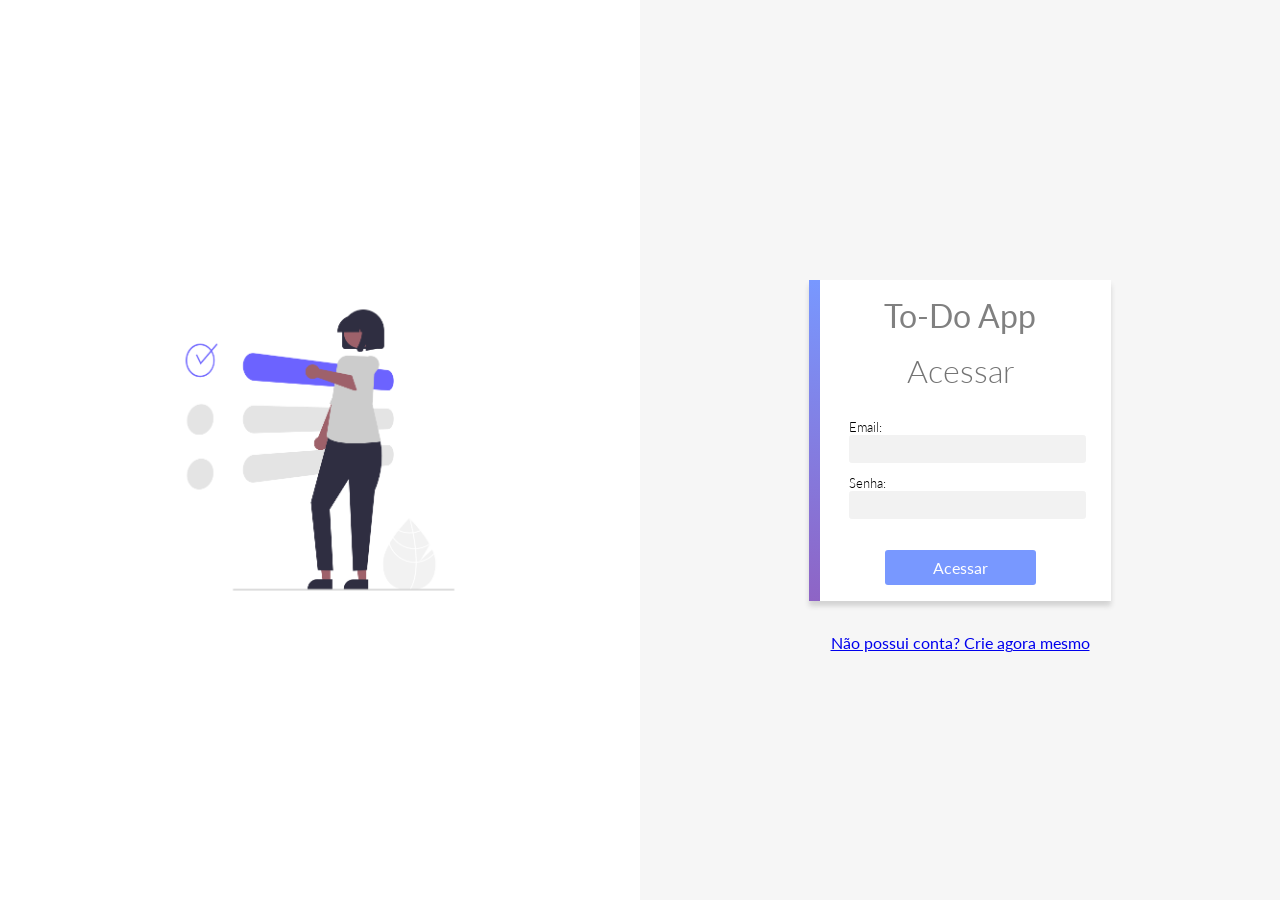
<file: index.html>
<!DOCTYPE html>
<html lang="pt-BR">
  <head>
    <meta charset="UTF-8" />
    <meta http-equiv="X-UA-Compatible" content="IE=edge" />
    <meta name="viewport" content="width=device-width, initial-scale=1.0" />
    <title>To-Do App</title>

    <link rel="stylesheet" href="styles/common.css" />
    <!-- ---------------- estilos compartilhados entre login e signup ---------------- -->
    <link rel="stylesheet" href="./styles/acesso.css" />
  </head>

  <body>
    <!-- SPINNER HTML -->
    <div class="spinner-container">
      <div class="spinner"></div>
    </div>
    <!-- SPINNER HTML -->

    <div class="left">
      <img src="./assets/pessoa-login.png" alt="" />
    </div>

    <div class="right">
      <form>
        <div class="form-header">
          <p>To-Do App</p>
        </div>
        <h1>Acessar</h1>
        <label for="email">
          Email:
          <input name="email" id="inputEmail" type="email" />
        </label >
        <label>
          Senha:
          <input id="inputPassword" type="password" />
        </label>

        <button type="submit">Acessar</button>
      </form>
      <div class="ingressar">
        <a href="signup.html">Não possui conta? Crie agora mesmo</a>
      </div>
    </div>

    <!-- ---------------------- lógica aplicada no login ----------------------- -->
    <script src="./scripts/index.js"></script>
  </body>
</html>
</file>
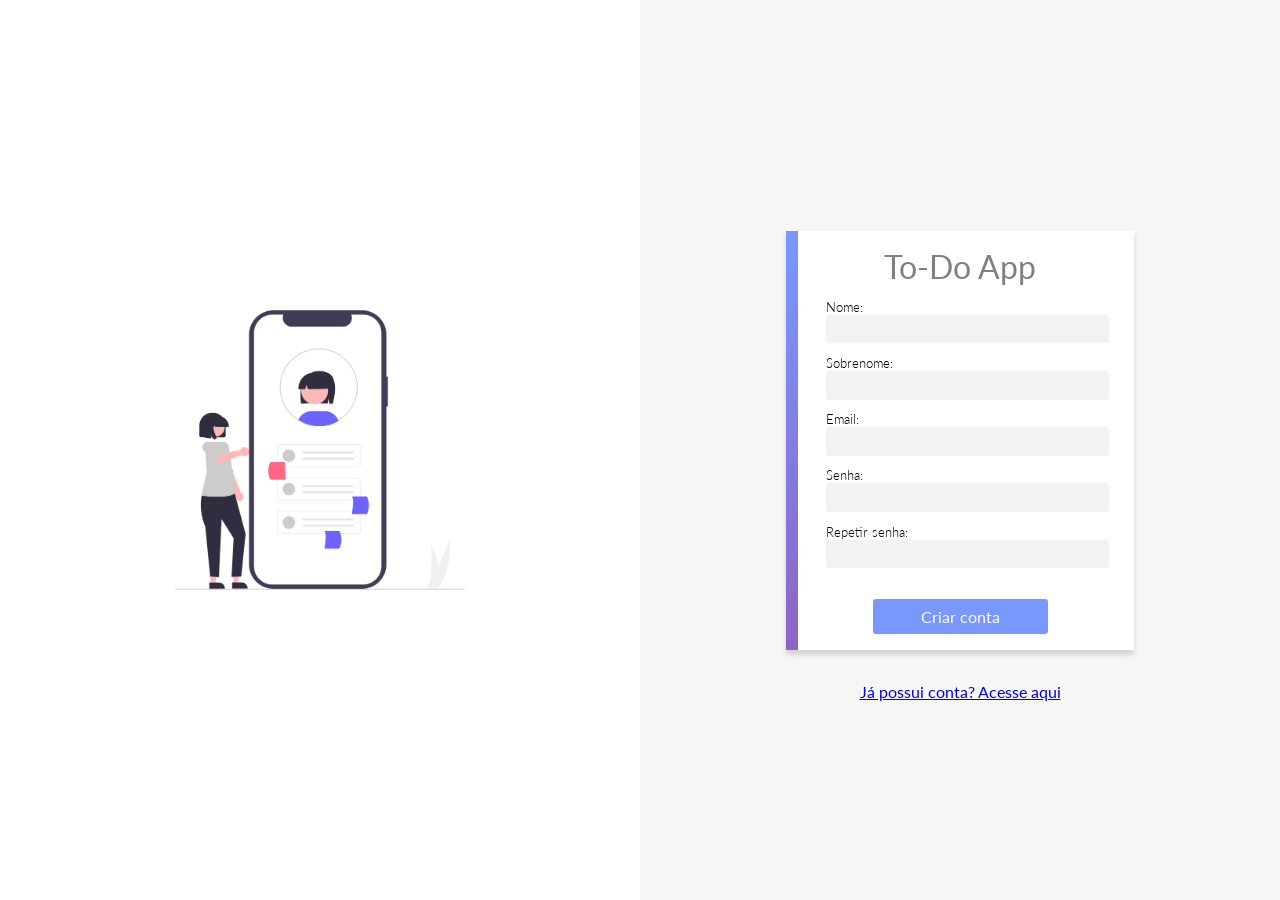
<file: signup.html>
<!DOCTYPE html>
<html lang="pt-BR">

<head>
  <meta charset="UTF-8">
  <meta http-equiv="X-UA-Compatible" content="IE=edge">
  <meta name="viewport" content="width=device-width, initial-scale=1.0">
  <title>To-Do App</title>

  <!-- ---------------- estilos compartilhados entre login e signup ---------------- -->
  <link rel="stylesheet" href="styles/acesso.css">

 
</head>

<body>
  
  <div class="left">
    <img src="./assets/pessoa-signup.png" alt="">
  </div>
  <div class="right">
    <form>
      <div class="form-header">
        <p>To-Do App</p>
      </div>
      
      <label>
        Nome:
        <input id = "inputNome" type="text" >
      </label>
      <label>
        Sobrenome:
        <input id = "inputSobrenome" type="text" >
      </label>
      <label>
        Email:
        <input id = "inputEmail" type="email" >
      </label>
      <label>
        Senha:
        <input id = "inputPassword" type="password" >
      </label>
      <label>
        Repetir senha:
        <input id = "inputRepeatPassword" type="password">
      </label>

      <button type="submit">Criar conta</button>
      
    </form>
    <div class="ingressar">
      <a href="index.html">Já possui conta? Acesse aqui</a>
    </div>
  </div>
  
  <!-- ---------------------- lógica aplicada no registro -------------------- -->

  <script src="./scripts/signup.js"></script>

</body>

</html>
</file>
<file: styles/common.css>
@import url("https://fonts.googleapis.com/css2?family=Lato:wght@100;300;400&display=swap");

:root {
  --primary: #7898ff;
  --secondary: #8e64c5;
  --app-grey: #f2f2f2;
}

* {
  margin: 0;
  padding: 0;
  font-family: "Lato", sans-serif;
}

body {
  background-color: #f6f6f6;
  min-height: 100vh;
}

button {
  border: none;
  border-radius: 3px;
  cursor: pointer;
}

/* Spinner */
.spinner-container {
  display: none;
  position: fixed;
  top: 0;
  left: 0;
  z-index: 10;
  width: 100%;
  height: 100%;
  background: rgba(0, 0, 0, 0.8);
}

.spinner-container.show {
  display: block;
}

.spinner {
  border: 10px solid rgb(255, 255, 255);
  border-top-color: var(--primary);
  border-bottom-color: var(--secondary);
  position: absolute;
  top: 0;
  bottom: 0;
  left: 0;
  right: 0;
  margin: auto;
  height: 30px;
  width: 30px;
  border-radius: 100%;
  animation: girar 2s linear infinite;
}

/* Animações */
@keyframes girar {
  from {
    transform: rotate(0deg);
  }

  to {
    transform: rotate(360deg);
  }
}

/* Pulse effect */
.pulse {
  animation: pulse 2s infinite;
}

@keyframes pulse {
  0% {
    opacity: 1;
  }
  50% {
    opacity: 0;
  }
  100% {
    opacity: 1;
  }
}
</file>
<file: styles/acesso.css>
@import url('./common.css');

body{
  display: flex;
}

h1 {
  color: rgb(116, 116, 116);
  font-weight: 300;
  margin: .5em 0;
}

.error {
  border: 1px solid red;
}

.error + small{
 color: red;
 display: block;
}


form {
  position: relative;
  max-width: 26em;
  background-color: white;
  display: flex;
  align-items: center;
  flex-direction: column;
  margin: 2em auto;
  box-shadow: 0 5px 5px lightgrey;
  padding: 1em 2.5em;
  box-sizing: border-box;
}

form:after {
  position: absolute;
  content: '';
  width: .7em;
  height: 100%;
  top: 0;
  left: 0;
  background: linear-gradient(var(--primary), var(--secondary));
}


input {
  width: 100%;
  padding: .4em .5em;
  background-color: var(--app-grey);
  border: 1px solid var(--app-grey);
  border-radius: .2em;
}

input:focus {
  outline: none;
  border: 1px solid lightgrey;
}

label {
  width: 100%;
  font-weight: 300;
  margin-bottom: -.1em;
  margin-top: 1em;
  font-size: .8em;
}

button {
  padding: .5em 3em;
  background-color: var(--primary);
  color: white;
  margin-top: 2em;
  font-weight: 400;
  font-size: 1em;
}

.form-header {
  color: grey;
  font-size: 2em;
}
.ingressar{
  text-align: center;
}
.left{
  width: 50%;  
  background-color: white;
  text-align: center;
  display: flex;
  align-items: center;
  justify-content: center;
}
.left img{
  width:60%;
}
.right{
  width: 50%;
  display: flex;
  flex-direction: column;
  align-items: center;
  justify-content: center;
}
</file>
